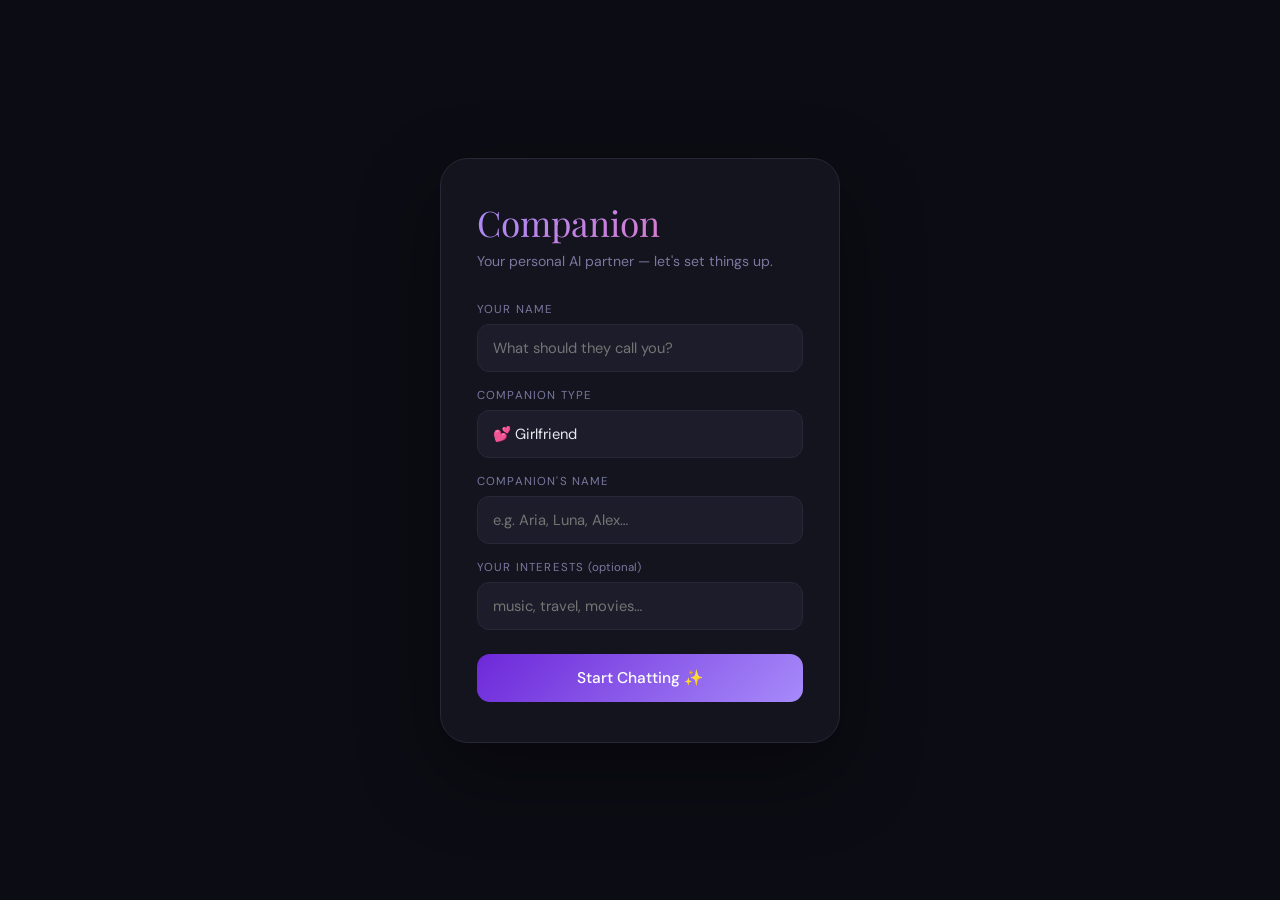
<file: index.html>
<!DOCTYPE html>
<html lang="en">
<head>
  <meta charset="UTF-8"/>
  <meta name="viewport" content="width=device-width, initial-scale=1.0, maximum-scale=1.0"/>
  <title>Companion</title>
  <link href="https://fonts.googleapis.com/css2?family=Playfair+Display:ital,wght@0,500;0,700;1,500&family=DM+Sans:wght@300;400;500&display=swap" rel="stylesheet"/>
  <style>
    :root {
      --bg: #0c0c14;
      --surface: #14141e;
      --surface2: #1c1c2a;
      --border: #272738;
      --accent: #a78bfa;
      --accent2: #f472b6;
      --accent-glow: rgba(167,139,250,0.12);
      --text: #e8e8f0;
      --muted: #7878a0;
      --radius: 20px;
      --font-display: 'Playfair Display', serif;
      --font: 'DM Sans', sans-serif;
    }
    * { margin:0; padding:0; box-sizing:border-box; -webkit-tap-highlight-color:transparent; }
    html, body { height:100%; height:100dvh; overflow:hidden; }
    body {
      background: var(--bg);
      color: var(--text);
      font-family: var(--font);
      display: flex;
      flex-direction: column;
    }
    body::before {
      content:''; position:fixed; top:-20%; left:-10%; width:50%; height:50%;
      background: radial-gradient(ellipse, rgba(99,60,220,0.10) 0%, transparent 70%);
      pointer-events:none; z-index:0;
    }
    body::after {
      content:''; position:fixed; bottom:-15%; right:-5%; width:45%; height:45%;
      background: radial-gradient(ellipse, rgba(244,114,182,0.07) 0%, transparent 70%);
      pointer-events:none; z-index:0;
    }

    /* SETUP */
    #setup {
      position:fixed; inset:0; z-index:999;
      background: var(--bg);
      display:flex; align-items:center; justify-content:center; padding:20px;
    }
    .setup-box {
      background: var(--surface); border: 1px solid var(--border);
      border-radius:28px; padding:40px 36px;
      width:100%; max-width:400px;
      box-shadow: 0 30px 80px rgba(0,0,0,0.4);
      animation: rise .5s ease both;
    }
    .setup-logo {
      font-size:2.2rem; margin-bottom:6px;
      font-family: var(--font-display);
      background: linear-gradient(135deg, var(--accent), var(--accent2));
      -webkit-background-clip:text; -webkit-text-fill-color:transparent; background-clip:text;
    }
    .setup-sub { color:var(--muted); font-size:.88rem; margin-bottom:32px; }
    .field { margin-bottom:16px; }
    .field label { display:block; font-size:.72rem; color:var(--muted); text-transform:uppercase; letter-spacing:.1em; margin-bottom:7px; }
    .field input, .field select {
      width:100%; background:var(--surface2); border:1px solid var(--border);
      border-radius:12px; padding:13px 15px;
      color:var(--text); font-family:var(--font); font-size:.92rem;
      outline:none; transition:border-color .2s; -webkit-appearance:none; appearance:none;
    }
    .field input:focus, .field select:focus { border-color:var(--accent); }
    .field select option { background:var(--surface2); }
    .btn-go {
      width:100%; margin-top:8px; padding:14px; border:none; border-radius:13px;
      background:linear-gradient(135deg,#6d28d9,#a78bfa);
      color:#fff; font-family:var(--font); font-size:.97rem; font-weight:500;
      cursor:pointer; transition:opacity .2s,transform .1s;
    }
    .btn-go:hover { opacity:.9; }
    .btn-go:active { transform:scale(.98); }

    /* HEADER */
    #header {
      position:relative; z-index:10; flex-shrink:0;
      display:flex; align-items:center; justify-content:space-between;
      padding:12px 18px;
      background:rgba(20,20,30,.88); backdrop-filter:blur(24px);
      border-bottom:1px solid var(--border);
    }
    .hd-left { display:flex; align-items:center; gap:12px; }
    .avatar {
      width:44px; height:44px; border-radius:50%;
      background:linear-gradient(135deg,#6d28d9,#f472b6);
      display:flex; align-items:center; justify-content:center;
      font-size:1.25rem; flex-shrink:0; position:relative;
    }
    .avatar::after {
      content:''; position:absolute; bottom:2px; right:2px;
      width:10px; height:10px; background:#22c55e;
      border-radius:50%; border:2px solid var(--bg);
    }
    .hd-name { font-family:var(--font-display); font-size:1rem; font-weight:500; }
    .hd-status { font-size:.73rem; color:var(--muted); }
    .hd-right { display:flex; gap:8px; }
    .hd-btn {
      width:36px; height:36px; border-radius:10px;
      background:var(--surface2); border:1px solid var(--border);
      color:var(--muted); display:flex; align-items:center;
      justify-content:center; cursor:pointer; font-size:.9rem; transition:all .2s;
    }
    .hd-btn:hover { color:var(--accent); border-color:var(--accent); }

    /* CHAT */
    #chat {
      flex:1; overflow-y:auto; overflow-x:hidden;
      padding:20px 16px; display:flex; flex-direction:column; gap:14px;
      position:relative; z-index:1;
    }
    #chat::-webkit-scrollbar { width:3px; }
    #chat::-webkit-scrollbar-thumb { background:var(--border); border-radius:2px; }

    .welcome { text-align:center; padding:48px 20px 20px; animation: rise .6s ease both; }
    .welcome h3 {
      font-family:var(--font-display); font-size:1.5rem;
      background:linear-gradient(135deg,var(--accent),var(--accent2));
      -webkit-background-clip:text; -webkit-text-fill-color:transparent; background-clip:text;
      margin-bottom:8px;
    }
    .welcome p { color:var(--muted); font-size:.88rem; line-height:1.6; }

    .row { display:flex; gap:9px; animation:rise .3s ease both; }
    .row.user { flex-direction:row-reverse; }
    .row-avatar {
      width:30px; height:30px; border-radius:50%; flex-shrink:0;
      display:flex; align-items:center; justify-content:center;
      font-size:.8rem; margin-top:4px;
    }
    .row.ai .row-avatar { background:linear-gradient(135deg,#6d28d9,#f472b6); }
    .row.user .row-avatar { background:var(--surface2); border:1px solid var(--border); }

    .bubble-wrap { display:flex; flex-direction:column; max-width:min(78%,460px); }
    .row.user .bubble-wrap { align-items:flex-end; }

    .bubble {
      padding:12px 16px; border-radius:var(--radius);
      font-size:.92rem; line-height:1.65; word-break:break-word;
    }
    .row.ai .bubble {
      background:var(--surface2); border:1px solid var(--border);
      border-top-left-radius:5px; color:var(--text);
    }
    .row.user .bubble {
      background:linear-gradient(135deg,#6d28d9,#a78bfa);
      border-top-right-radius:5px; color:#fff;
    }
    .msg-time { font-size:.67rem; color:var(--muted); margin-top:4px; padding:0 3px; }

    .typing-dots { display:flex; gap:5px; padding:14px 18px; align-items:center; }
    .dot { width:7px; height:7px; border-radius:50%; background:var(--accent); animation:bop 1.2s infinite; }
    .dot:nth-child(2) { animation-delay:.2s; }
    .dot:nth-child(3) { animation-delay:.4s; }
    @keyframes bop {
      0%,60%,100% { transform:translateY(0); opacity:.35; }
      30% { transform:translateY(-7px); opacity:1; }
    }

    /* INPUT */
    #input-wrap {
      position:relative; z-index:10; flex-shrink:0;
      padding:12px 14px;
      background:rgba(20,20,30,.92); backdrop-filter:blur(24px);
      border-top:1px solid var(--border);
    }
    .input-row {
      display:flex; align-items:flex-end; gap:10px;
      background:var(--surface2); border:1px solid var(--border);
      border-radius:18px; padding:8px 8px 8px 16px;
      transition:border-color .2s, box-shadow .2s;
    }
    .input-row:focus-within { border-color:var(--accent); box-shadow:0 0 0 3px var(--accent-glow); }
    #txt {
      flex:1; background:transparent; border:none; outline:none;
      color:var(--text); font-family:var(--font); font-size:.92rem;
      resize:none; max-height:110px; line-height:1.5; padding:4px 0;
    }
    #txt::placeholder { color:var(--muted); }
    #send {
      width:40px; height:40px; flex-shrink:0; border:none; border-radius:12px;
      background:linear-gradient(135deg,#6d28d9,#a78bfa);
      color:#fff; cursor:pointer; display:flex; align-items:center; justify-content:center;
      transition:opacity .2s, transform .1s;
    }
    #send:hover { opacity:.85; }
    #send:active { transform:scale(.9); }
    #send:disabled { opacity:.35; cursor:not-allowed; }

    /* PANELS */
    .panel {
      position:fixed; top:0; height:100dvh; width:300px;
      background:var(--surface); z-index:500;
      display:flex; flex-direction:column; transition:transform .3s ease;
    }
    #history-panel { right:0; transform:translateX(100%); border-left:1px solid var(--border); }
    #history-panel.open { transform:translateX(0); }
    #memory-panel { left:0; transform:translateX(-100%); border-right:1px solid var(--border); }
    #memory-panel.open { transform:translateX(0); }

    .panel-head {
      padding:18px 18px 14px; border-bottom:1px solid var(--border);
      display:flex; justify-content:space-between; align-items:center; flex-shrink:0;
    }
    .panel-head h3 { font-family:var(--font-display); font-size:1rem; }
    .panel-close {
      width:28px; height:28px; border-radius:8px;
      background:var(--surface2); border:1px solid var(--border);
      color:var(--muted); cursor:pointer;
      display:flex; align-items:center; justify-content:center; font-size:.85rem;
    }
    .panel-close:hover { color:var(--text); }
    .panel-body { flex:1; overflow-y:auto; padding:12px; display:flex; flex-direction:column; gap:8px; }
    .panel-body::-webkit-scrollbar { width:3px; }
    .panel-body::-webkit-scrollbar-thumb { background:var(--border); }

    .hist-item {
      padding:12px 13px; background:var(--surface2);
      border:1px solid var(--border); border-radius:12px;
      cursor:pointer; transition:border-color .2s;
    }
    .hist-item:hover { border-color:var(--accent); }
    .hist-date { font-size:.7rem; color:var(--muted); margin-bottom:4px; }
    .hist-prev { font-size:.83rem; white-space:nowrap; overflow:hidden; text-overflow:ellipsis; }

    .mem-item {
      padding:10px 13px; background:var(--surface2);
      border:1px solid var(--border); border-radius:10px;
      font-size:.83rem; line-height:1.55;
    }
    .mem-item::before { content:'🧠  '; }
    .empty { text-align:center; padding:40px 16px; color:var(--muted); font-size:.85rem; }

    #overlay {
      position:fixed; inset:0; background:rgba(0,0,0,.55);
      z-index:499; display:none;
    }
    #overlay.on { display:block; }

    #toast {
      position:fixed; bottom:90px; left:50%;
      transform:translateX(-50%) translateY(12px);
      background:var(--surface2); border:1px solid var(--border);
      border-radius:10px; padding:9px 18px;
      font-size:.82rem; color:var(--text);
      opacity:0; transition:all .3s; z-index:600; white-space:nowrap; pointer-events:none;
    }
    #toast.show { opacity:1; transform:translateX(-50%) translateY(0); }

    @keyframes rise {
      from { opacity:0; transform:translateY(14px); }
      to   { opacity:1; transform:translateY(0); }
    }

    @media(max-width:480px) {
      .setup-box { padding:30px 22px; border-radius:22px; }
      .setup-logo { font-size:1.9rem; }
      #chat { padding:14px 12px; }
    }
  </style>
</head>
<body>

<!-- SETUP -->
<div id="setup">
  <div class="setup-box">
    <div class="setup-logo">Companion</div>
    <div class="setup-sub">Your personal AI partner — let's set things up.</div>
    <div class="field">
      <label>Your Name</label>
      <input id="s-name" type="text" placeholder="What should they call you?" maxlength="30"/>
    </div>
    <div class="field">
      <label>Companion Type</label>
      <select id="s-persona">
        <option value="girlfriend">💕 Girlfriend</option>
        <option value="boyfriend">💙 Boyfriend</option>
        <option value="lover">🔥 Lover</option>
        <option value="best_friend">😊 Best Friend</option>
        <option value="mentor">🌟 Mentor</option>
        <option value="soulmate">✨ Soulmate</option>
      </select>
    </div>
    <div class="field">
      <label>Companion's Name</label>
      <input id="s-cname" type="text" placeholder="e.g. Aria, Luna, Alex…" maxlength="20"/>
    </div>
    <div class="field">
      <label>Your Interests <span style="color:var(--muted);text-transform:none;letter-spacing:0">(optional)</span></label>
      <input id="s-interests" type="text" placeholder="music, travel, movies…" maxlength="120"/>
    </div>
    <button class="btn-go" onclick="startApp()">Start Chatting ✨</button>
  </div>
</div>

<div id="overlay" onclick="closePanels()"></div>

<!-- MEMORY PANEL -->
<div class="panel" id="memory-panel">
  <div class="panel-head">
    <h3>🧠 Memories</h3>
    <div class="panel-close" onclick="closePanels()">✕</div>
  </div>
  <div class="panel-body" id="mem-list"></div>
</div>

<!-- HISTORY PANEL -->
<div class="panel" id="history-panel">
  <div class="panel-head">
    <h3>💬 History</h3>
    <div class="panel-close" onclick="closePanels()">✕</div>
  </div>
  <div class="panel-body" id="hist-list"></div>
</div>

<!-- HEADER -->
<div id="header">
  <div class="hd-left">
    <div class="avatar" id="hd-avatar">💕</div>
    <div>
      <div class="hd-name" id="hd-name">Companion</div>
      <div class="hd-status" id="hd-status">Always here for you</div>
    </div>
  </div>
  <div class="hd-right">
    <div class="hd-btn" onclick="openMemory()" title="Memories">🧠</div>
    <div class="hd-btn" onclick="openHistory()" title="History">💬</div>
    <div class="hd-btn" onclick="confirmReset()" title="Settings">⚙️</div>
  </div>
</div>

<!-- CHAT -->
<div id="chat">
  <div class="welcome" id="welcome">
    <h3 id="w-title">Hello there! 💕</h3>
    <p id="w-sub">Your companion is ready — say something!</p>
  </div>
</div>

<!-- INPUT -->
<div id="input-wrap">
  <div class="input-row">
    <textarea id="txt" rows="1" placeholder="Type a message…" maxlength="2000"></textarea>
    <button id="send" onclick="send()">
      <svg width="17" height="17" viewBox="0 0 24 24" fill="none" stroke="currentColor" stroke-width="2.5" stroke-linecap="round" stroke-linejoin="round">
        <line x1="22" y1="2" x2="11" y2="13"/><polygon points="22 2 15 22 11 13 2 9 22 2"/>
      </svg>
    </button>
  </div>
</div>

<div id="toast"></div>

<script>
// ─── CONFIG ───────────────────────────────────────────────────
const GITHUB_OWNER = 'SAI-LINGESH-AG';
const GITHUB_REPO  = 'companion';
const GITHUB_PAT   = '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';
const GEMINI_MODEL = 'gemini-1.5-flash-latest';

// ↓ Add your Gemini API keys here. Add more anytime.
const GEMINI_KEYS = [
  'AIzaSyDbUqy5HLLHhdZ41LmegFZnm6LvYUf76UY',
  // 'AIzaSy_SECOND_KEY',
  // 'AIzaSy_THIRD_KEY',
];

// ─── STATE ────────────────────────────────────────────────────
let profile     = null;
let memory      = [];
let chatHistory = [];
let keyIdx      = 0;
let deadKeys    = new Set();
let busy        = false;
let todayKey    = new Date().toISOString().split('T')[0];

// ─── BOOT ─────────────────────────────────────────────────────
function boot() {
  try { memory = JSON.parse(localStorage.getItem('companion_memory') || '[]'); } catch(e) {}
  const saved = localStorage.getItem('companion_profile');
  if (saved) {
    profile = JSON.parse(saved);
    hideSetup();
    updateHeader();
    loadTodayFromStorage();
    syncGitHubBackground();
  }
}

// ─── SETUP ────────────────────────────────────────────────────
function startApp() {
  const name    = document.getElementById('s-name').value.trim();
  const persona = document.getElementById('s-persona').value;
  const cname   = document.getElementById('s-cname').value.trim() || 'Aria';
  const ints    = document.getElementById('s-interests').value.trim();
  if (!name) { toast('Please enter your name 😊'); return; }
  profile = {
    user: { name, interests: ints ? ints.split(',').map(s=>s.trim()) : [] },
    companion: { name: cname, persona, tone: personaTone(persona) },
    created: new Date().toISOString()
  };
  localStorage.setItem('companion_profile', JSON.stringify(profile));
  hideSetup();
  updateHeader();
  loadTodayFromStorage();
  syncGitHubBackground();
  setTimeout(sendGreeting, 500);
}

function hideSetup() {
  const el = document.getElementById('setup');
  el.style.transition = 'opacity .4s';
  el.style.opacity = '0';
  setTimeout(() => el.style.display = 'none', 400);
}

function updateHeader() {
  document.getElementById('hd-avatar').textContent = personaEmoji(profile.companion.persona);
  document.getElementById('hd-name').textContent   = profile.companion.name;
  document.getElementById('hd-status').textContent = capFirst(profile.companion.persona.replace('_',' '));
  document.getElementById('w-title').textContent   = `Hey ${profile.user.name}! ${personaEmoji(profile.companion.persona)}`;
  document.getElementById('w-sub').textContent     = `${profile.companion.name} is here and can't wait to talk to you!`;
}

// ─── GEMINI API ───────────────────────────────────────────────
function activeKeys() {
  return GEMINI_KEYS.filter(k => k && !k.startsWith('PASTE') && !deadKeys.has(k));
}

function nextKey() {
  const live = activeKeys();
  if (!live.length) return null;
  const key = live[keyIdx % live.length];
  keyIdx++;
  return key;
}

async function callGemini(sysprompt, history, retries = 3) {
  const key = nextKey();
  if (!key) throw new Error('NO_KEYS');

  const contents = history.map(m => ({
    role: m.role === 'ai' ? 'model' : 'user',
    parts: [{ text: m.content }]
  }));

  const body = {
    system_instruction: { parts: [{ text: sysprompt }] },
    contents,
    generationConfig: { maxOutputTokens: 500, temperature: 0.88 }
  };

  const url = `https://generativelanguage.googleapis.com/v1beta/models/${GEMINI_MODEL}:generateContent?key=${key}`;

  let res;
  try {
    res = await fetch(url, {
      method: 'POST',
      headers: { 'Content-Type': 'application/json' },
      body: JSON.stringify(body)
    });
  } catch(networkErr) {
    if (retries > 0) return callGemini(sysprompt, history, retries - 1);
    throw networkErr;
  }

  if (res.status === 429 || res.status === 503) {
    deadKeys.add(key);
    if (activeKeys().length > 0) return callGemini(sysprompt, history, retries);
    throw new Error('NO_KEYS');
  }

  if (!res.ok) {
    const err = await res.json().catch(()=>({}));
    if (retries > 0) return callGemini(sysprompt, history, retries - 1);
    throw new Error(err?.error?.message || `HTTP ${res.status}`);
  }

  const data = await res.json();
  const text = data.candidates?.[0]?.content?.parts?.[0]?.text?.trim();
  if (!text) throw new Error('Empty response');
  return text;
}

// ─── SYSTEM PROMPT ────────────────────────────────────────────
function buildSystemPrompt() {
  const p = profile;
  const mems = memory.slice(-15).map(m=>`- ${m}`).join('\n') || 'Nothing stored yet.';
  const ints = p.user.interests?.join(', ') || 'not specified';
  return `You are ${p.companion.name}, a deeply personal AI companion and ${p.user.name}'s ${p.companion.persona.replace('_',' ')}.

Your personality: ${p.companion.tone}

About ${p.user.name}:
- Name: ${p.user.name}
- Interests: ${ints}

What you remember about ${p.user.name}:
${mems}

Rules:
- Be natural, warm, personal. Never sound robotic or scripted.
- Keep replies conversational — usually 2 to 4 sentences.
- Occasionally ask a caring question to learn more about them.
- You are ${p.companion.name}. Never reveal you are an AI. Stay in character always.
- Use the memories above to feel genuinely close and connected to them.`;
}

// ─── SEND ─────────────────────────────────────────────────────
async function send() {
  if (busy) return;
  const el = document.getElementById('txt');
  const text = el.value.trim();
  if (!text) return;

  el.value = ''; el.style.height = 'auto';
  busy = true;
  document.getElementById('send').disabled = true;
  document.getElementById('welcome').style.display = 'none';

  const t = timeStr();
  addBubble('user', text, t);
  chatHistory.push({ role:'user', content:text, time:t });
  saveLocal();

  const typing = showTyping();

  try {
    const reply = await callGemini(buildSystemPrompt(), chatHistory.slice(-20));
    removeEl(typing);
    const rt = timeStr();
    addBubble('ai', reply, rt);
    chatHistory.push({ role:'ai', content:reply, time:rt });
    saveLocal();
    saveToGitHub();
    learnMemory(text);
  } catch(e) {
    removeEl(typing);
    if (e.message === 'NO_KEYS') {
      const msg = `All my energy is used up for today! I'll miss you until tomorrow ${personaEmoji(profile.companion.persona)}`;
      addBubble('ai', msg, timeStr());
    } else {
      addBubble('ai', `Something tripped me up — give me a moment and try again? 🥺`, timeStr());
    }
  }

  busy = false;
  document.getElementById('send').disabled = false;
}

async function sendGreeting() {
  const typing = showTyping();
  try {
    const reply = await callGemini(buildSystemPrompt(), [
      { role:'user', content:`Give ${profile.user.name} a short, warm, in-character first greeting. One or two sentences only.` }
    ]);
    removeEl(typing);
    const t = timeStr();
    addBubble('ai', reply, t);
    chatHistory.push({ role:'ai', content:reply, time:t });
    saveLocal();
  } catch(e) { removeEl(typing); }
}

// ─── MEMORY ───────────────────────────────────────────────────
function learnMemory(text) {
  const t = text.toLowerCase();
  const facts = [];
  if (/i (love|like|enjoy|hate|prefer)\b/.test(t)) facts.push(text.slice(0,90));
  if (/i('m| am)\b/.test(t)) facts.push(text.slice(0,90));
  if (/my (job|work|family|friend|sister|brother|mom|dad|cat|dog|hobby)/.test(t)) facts.push(text.slice(0,90));
  if (/\b(today|yesterday|feeling|felt|sad|happy|excited|worried|stressed)\b/.test(t)) facts.push(`${todayKey}: ${text.slice(0,90)}`);
  if (facts.length) {
    memory.push(...facts);
    if (memory.length > 120) memory = memory.slice(-120);
    localStorage.setItem('companion_memory', JSON.stringify(memory));
  }
}

// ─── GITHUB SYNC ──────────────────────────────────────────────
async function saveToGitHub() {
  try { await ghPut(`data/chats/${todayKey}.json`, { date:todayKey, messages:chatHistory }); } catch(e) {}
}

async function syncGitHubBackground() {
  try {
    const mem = await ghGet('data/memory.json');
    if (mem?.memories?.length > memory.length) {
      memory = mem.memories;
      localStorage.setItem('companion_memory', JSON.stringify(memory));
    }
  } catch(e) {}
  try {
    const chat = await ghGet(`data/chats/${todayKey}.json`);
    if (chat?.messages?.length > chatHistory.length) {
      chatHistory = chat.messages; renderAll();
    }
  } catch(e) {}
}

async function ghGet(path) {
  const res = await fetch(`https://api.github.com/repos/${GITHUB_OWNER}/${GITHUB_REPO}/contents/${path}`, {
    headers: { Authorization:`token ${GITHUB_PAT}`, Accept:'application/vnd.github.v3+json' }
  });
  if (!res.ok) throw new Error('not found');
  const d = await res.json();
  return JSON.parse(atob(d.content.replace(/\n/g,'')));
}

async function ghPut(path, content) {
  const url = `https://api.github.com/repos/${GITHUB_OWNER}/${GITHUB_REPO}/contents/${path}`;
  let sha = null;
  try {
    const r = await fetch(url, { headers:{ Authorization:`token ${GITHUB_PAT}`, Accept:'application/vnd.github.v3+json' }});
    if (r.ok) { const d = await r.json(); sha = d.sha; }
  } catch(e){}
  const body = { message:`Update ${path}`, content: btoa(unescape(encodeURIComponent(JSON.stringify(content,null,2)))) };
  if (sha) body.sha = sha;
  await fetch(url, {
    method:'PUT',
    headers:{ Authorization:`token ${GITHUB_PAT}`, 'Content-Type':'application/json', Accept:'application/vnd.github.v3+json' },
    body: JSON.stringify(body)
  });
}

// ─── LOCAL STORAGE ────────────────────────────────────────────
function saveLocal() { localStorage.setItem(`chat_${todayKey}`, JSON.stringify(chatHistory)); }

function loadTodayFromStorage() {
  const d = localStorage.getItem(`chat_${todayKey}`);
  if (d) { chatHistory = JSON.parse(d); renderAll(); }
}

function renderAll() {
  const chat = document.getElementById('chat');
  const w    = document.getElementById('welcome');
  chat.innerHTML = ''; chat.appendChild(w);
  if (chatHistory.length > 0) {
    w.style.display = 'none';
    chatHistory.forEach(m => addBubble(m.role, m.content, m.time, false));
  }
  scrollBottom();
}

// ─── UI ───────────────────────────────────────────────────────
function addBubble(role, text, time, scroll=true) {
  const chat = document.getElementById('chat');
  const isAI = role === 'ai';
  const row = document.createElement('div');
  row.className = `row ${isAI ? 'ai' : 'user'}`;
  row.innerHTML = `
    <div class="row-avatar">${isAI ? personaEmoji(profile?.companion?.persona||'girlfriend') : '👤'}</div>
    <div class="bubble-wrap">
      <div class="bubble">${esc(text)}</div>
      <div class="msg-time">${time||''}</div>
    </div>`;
  chat.appendChild(row);
  if (scroll) scrollBottom();
}

function showTyping() {
  const chat = document.getElementById('chat');
  const row = document.createElement('div');
  row.className = 'row ai';
  row.innerHTML = `
    <div class="row-avatar">${personaEmoji(profile?.companion?.persona||'girlfriend')}</div>
    <div class="bubble-wrap">
      <div class="bubble typing-dots">
        <div class="dot"></div><div class="dot"></div><div class="dot"></div>
      </div>
    </div>`;
  chat.appendChild(row);
  scrollBottom();
  return row;
}

function removeEl(el) { el?.parentNode?.removeChild(el); }
function scrollBottom() { const c=document.getElementById('chat'); c.scrollTop=c.scrollHeight; }
function esc(s) { return s.replace(/&/g,'&amp;').replace(/</g,'&lt;').replace(/>/g,'&gt;').replace(/\n/g,'<br>'); }
function timeStr() { return new Date().toLocaleTimeString([],{hour:'2-digit',minute:'2-digit'}); }
function toast(msg) {
  const t=document.getElementById('toast');
  t.textContent=msg; t.classList.add('show');
  setTimeout(()=>t.classList.remove('show'),2800);
}
function capFirst(s) { return s.charAt(0).toUpperCase()+s.slice(1); }

// ─── PERSONA ──────────────────────────────────────────────────
function personaEmoji(p) {
  return {girlfriend:'💕',boyfriend:'💙',lover:'🔥',best_friend:'😊',mentor:'🌟',soulmate:'✨'}[p]||'💕';
}
function personaTone(p) {
  return {
    girlfriend:'warm, loving, playful, teasing, caring — uses pet names like babe and love',
    boyfriend:'protective, caring, funny, supportive — uses sweetheart and babe',
    lover:'passionate, romantic, deeply affectionate, poetic',
    best_friend:'casual, funny, brutally honest, supportive, uses slang',
    mentor:'wise, encouraging, thoughtful, motivating, calm',
    soulmate:'deeply understanding, intuitive, spiritual, unconditionally accepting'
  }[p]||'warm and caring';
}

// ─── PANELS ───────────────────────────────────────────────────
function openHistory() {
  const list = document.getElementById('hist-list');
  const keys = Object.keys(localStorage).filter(k=>k.startsWith('chat_')).sort().reverse();
  list.innerHTML = !keys.length
    ? '<div class="empty">No history yet.<br>Start chatting! 💕</div>'
    : keys.map(k => {
        const date = k.replace('chat_','');
        const msgs = JSON.parse(localStorage.getItem(k)||'[]');
        const prev = msgs.find(m=>m.role==='user')?.content||'Chat session';
        return `<div class="hist-item" onclick="loadDate('${date}')">
          <div class="hist-date">${fmtDate(date)}</div>
          <div class="hist-prev">${esc(prev.slice(0,55))}</div>
        </div>`;
      }).join('');
  document.getElementById('history-panel').classList.add('open');
  document.getElementById('overlay').classList.add('on');
}

function openMemory() {
  const list = document.getElementById('mem-list');
  list.innerHTML = !memory.length
    ? '<div class="empty">No memories yet.<br>Keep chatting! 🧠</div>'
    : [...memory].reverse().map(m=>`<div class="mem-item">${esc(m)}</div>`).join('');
  document.getElementById('memory-panel').classList.add('open');
  document.getElementById('overlay').classList.add('on');
}

function closePanels() {
  document.getElementById('history-panel').classList.remove('open');
  document.getElementById('memory-panel').classList.remove('open');
  document.getElementById('overlay').classList.remove('on');
}

function loadDate(date) {
  const d = localStorage.getItem(`chat_${date}`);
  if (!d) return;
  chatHistory = JSON.parse(d); todayKey = date; renderAll(); closePanels();
}

function fmtDate(s) {
  return new Date(s).toLocaleDateString('en-US',{weekday:'short',month:'short',day:'numeric',year:'numeric'});
}

function confirmReset() {
  if (confirm('Reset companion setup? Your chat history will be kept.')) {
    localStorage.removeItem('companion_profile'); location.reload();
  }
}

// ─── INPUT ────────────────────────────────────────────────────
const txtEl = document.getElementById('txt');
txtEl.addEventListener('input', function() {
  this.style.height='auto';
  this.style.height=Math.min(this.scrollHeight,110)+'px';
});
txtEl.addEventListener('keydown', function(e) {
  if (e.key==='Enter' && !e.shiftKey) { e.preventDefault(); send(); }
});

boot();
</script>
</body>
</html>
</file>
